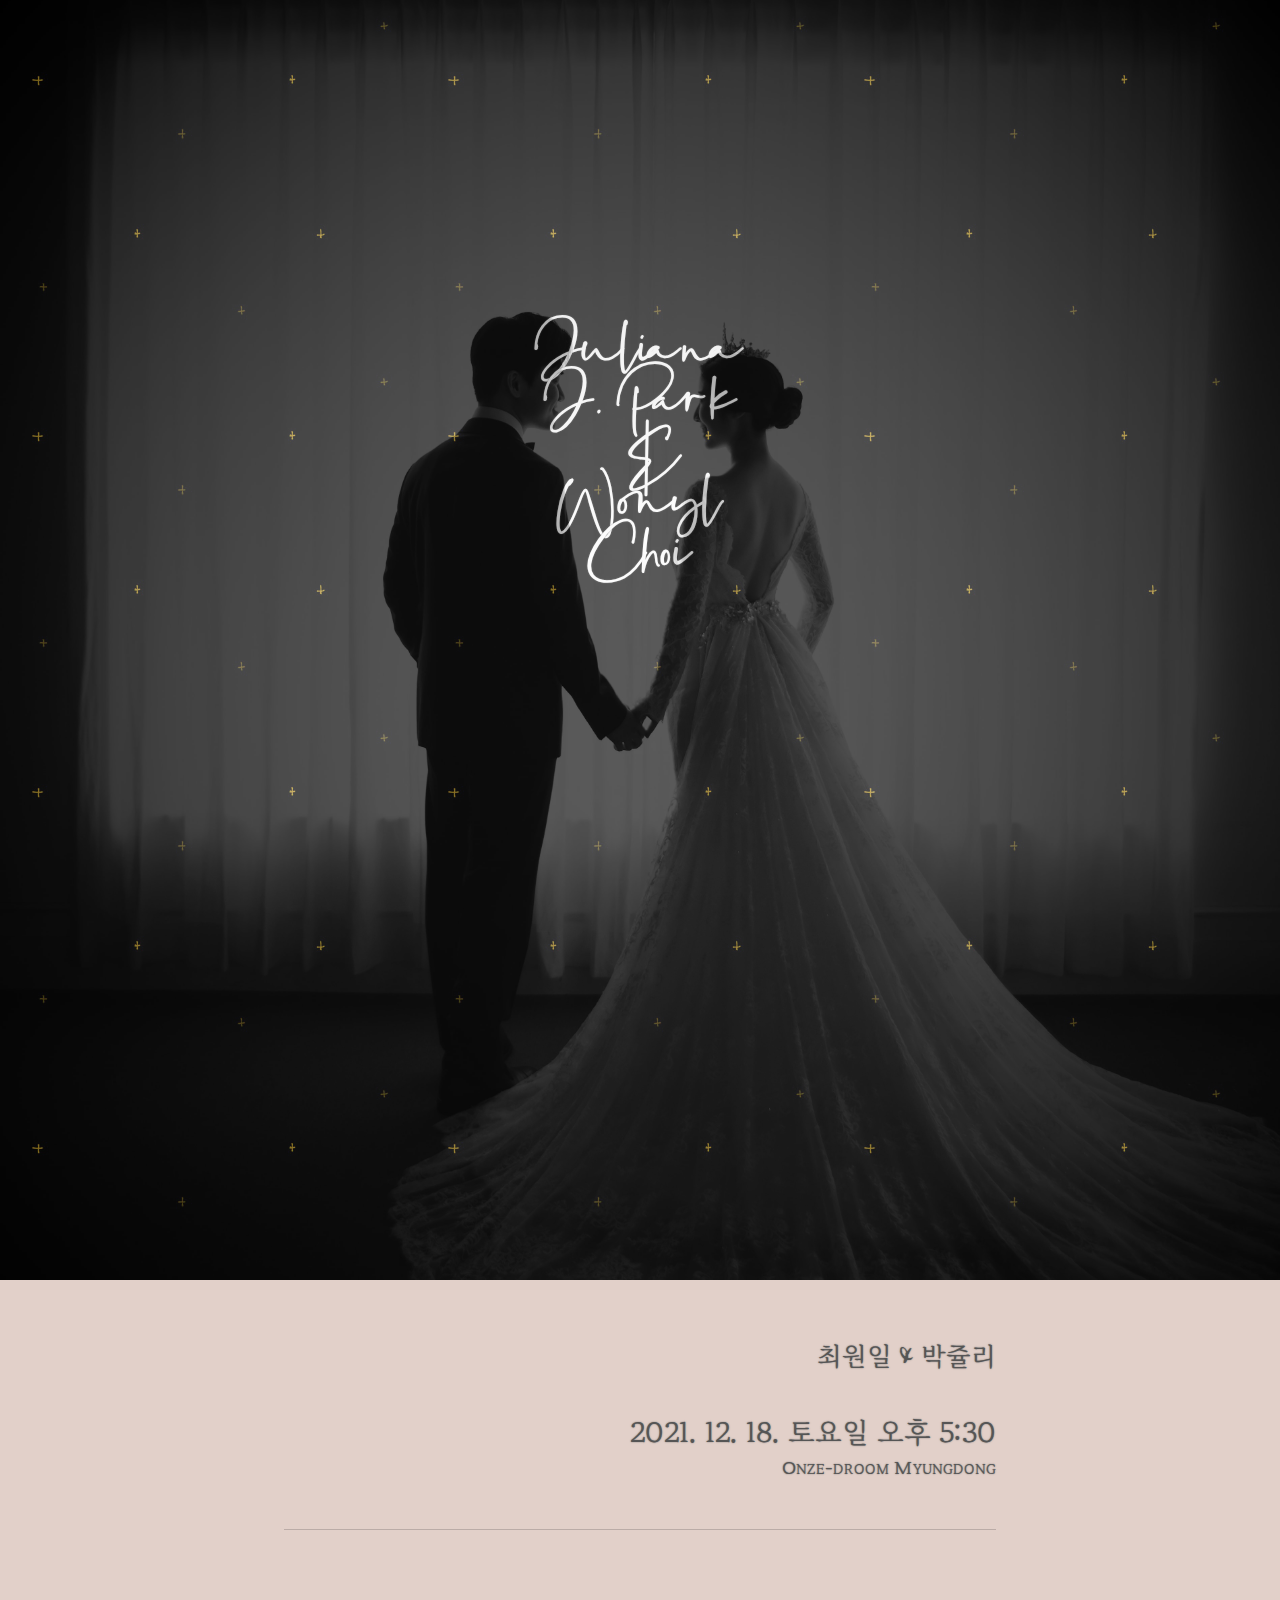
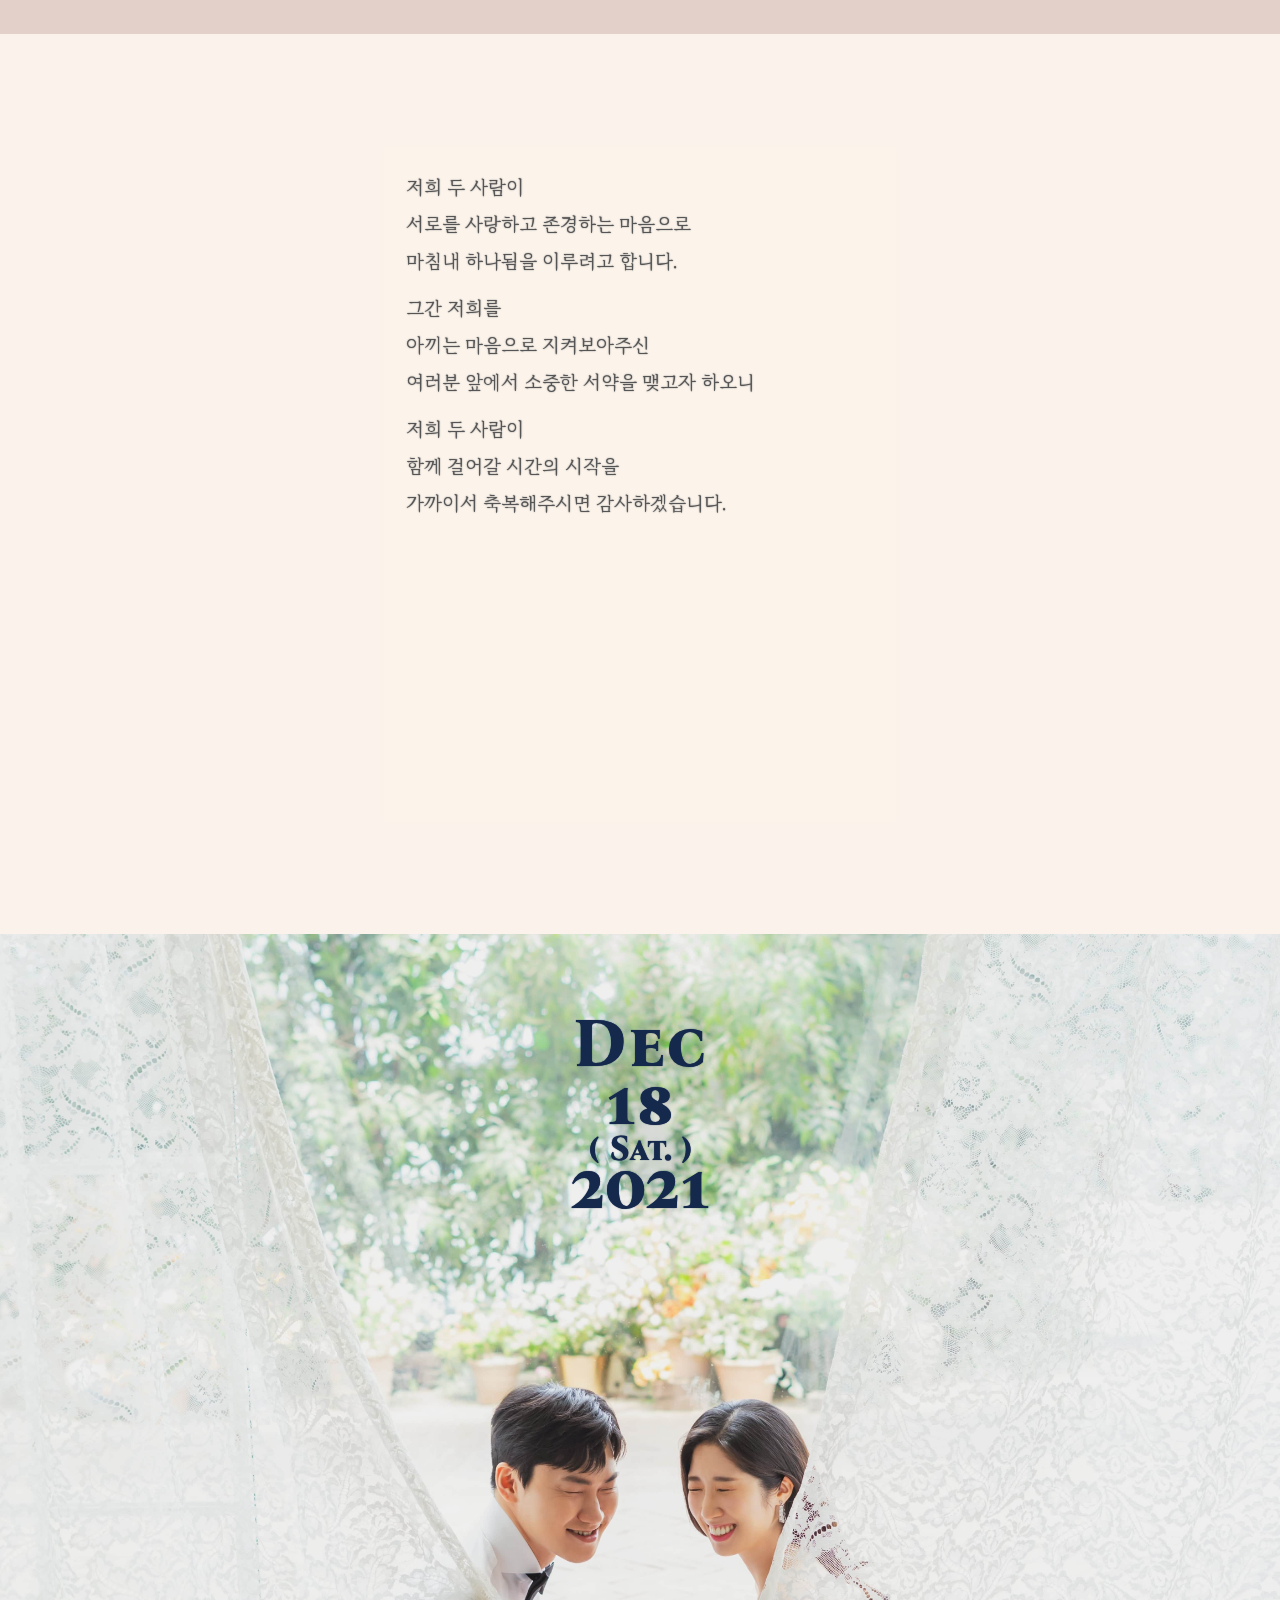
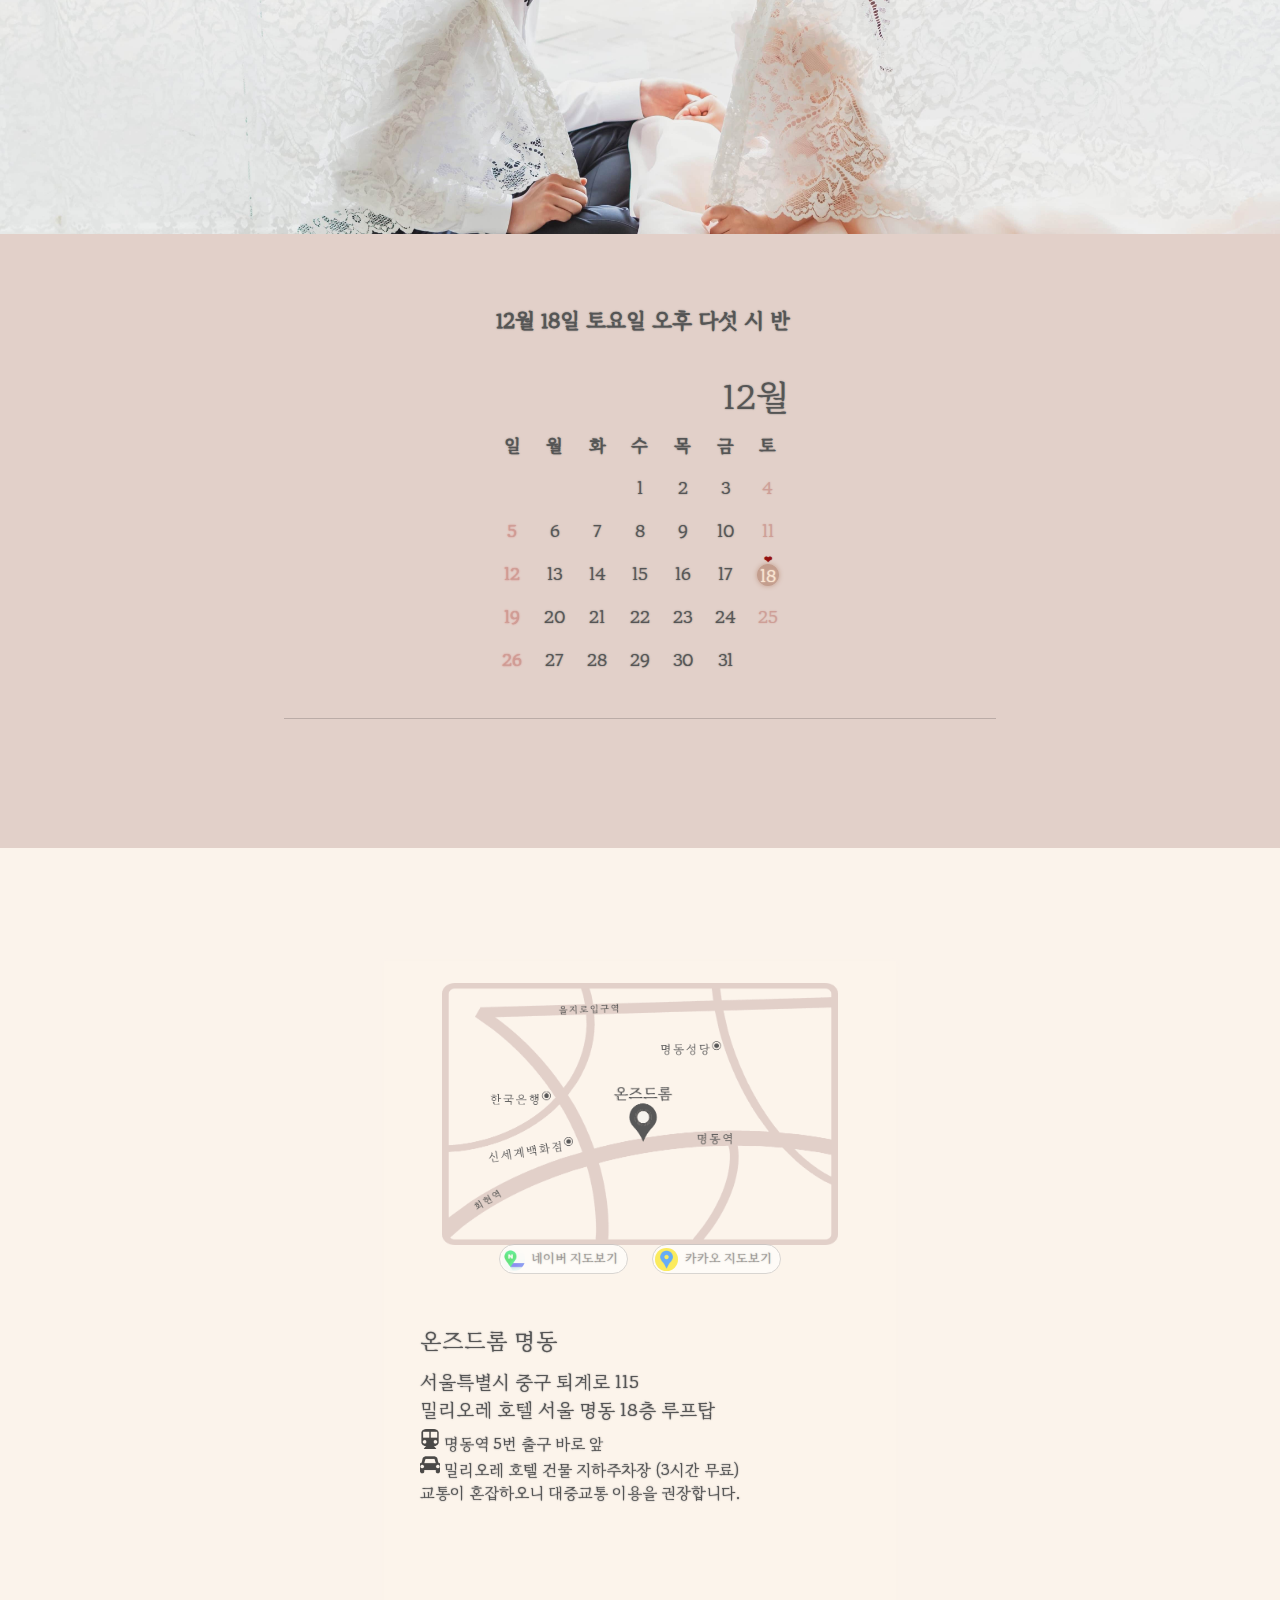
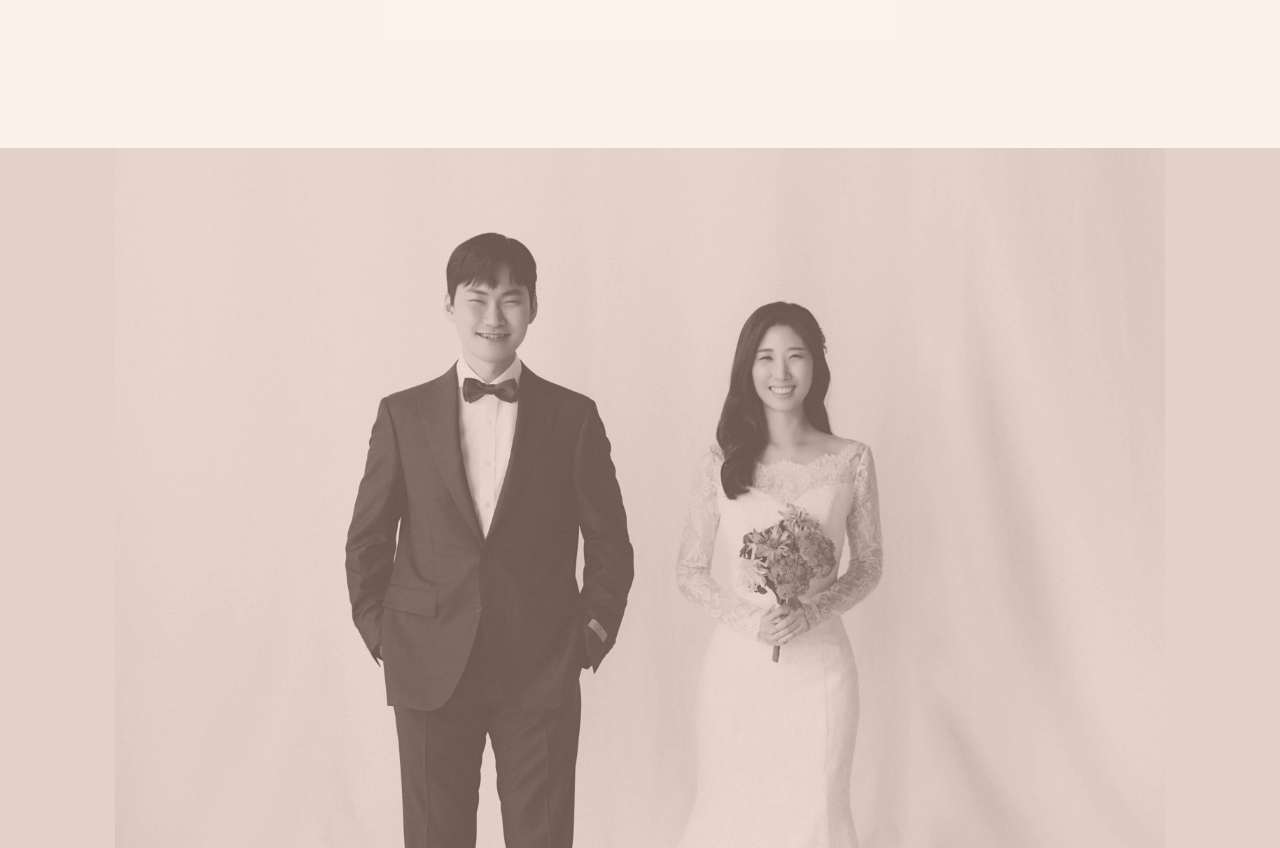
<file: index.html>
<!DOCTYPE html>
<html>
    <head>
		<meta charset="utf-8" />
        <meta name="viewport" content="width=device-width, initial-scale=1, shrink-to-fit=no" />
        <meta name="description" content="Wedding Invitation" />
        <meta name="author" content="" />
        <title> Julie & Wonyl </title>
		<!-- Preview -->
		<meta property="og:url" content="https://julieandwonyl.github.io/">
		<meta property="og:title" content="Julie & Wonyl - 12월 18일 오후 5시 반 온즈드롬 명동">
		<meta property="og:type" content="website">
		<meta property="og:image" content="assets/img/thumb-p-min.png">
		<meta property="og:description" content="wedding invitation">
        <!-- Favicon -->
        <link rel="icon" type="image/x-icon" href="assets/favicon.ico" />
		<!-- Google Fonts -->
		<link rel="stylesheet" href="https://fonts.googleapis.com/css?family=Bona+Nova">
        <!-- Core theme CSS -->
		<link href="css/styles.css" rel="stylesheet" />
    </head>
    <body>
		<section class="frontmatter">
			<div class="title">
				<div class='title-text-wrapper'>
					<div class="title-text">
						<p style="padding-top:1.2em;">Juliana</p>
						<p>J. Park</p>
						<p> & </p>
						<p>Wonyl</p>
						<p>Choi</p>
					</div>
				</div>
			</div>
		</section>
		
		<section class="band">
			<div class="band-content content">
				<p style="font-size: 110%;"> 최원일 <text class="symbol">&</text> 박쥴리 </p>
				<br>
				<p style="font-size: larger;">
					2021. 12. 18.
					토요일 오후 5:30
				</p>
				<p style="font-size: smaller; font-variant: small-caps;">
					Onze-droom Myungdong
				</p>
				<br>
				<hr style="height:1px;border-width:0;color:rgb(187 172 167);background-color:rgb(187 172 167)">
				<br>
			</div>
		</section>
		
		<section class="invitation-message">
			<div class="content card">
				<div>
					<p style="margin:0; margin-bottom:.5em;">
					저희 두 사람이<br>
					서로를 사랑하고 존경하는 마음으로<br>
					마침내 하나됨을 이루려고 합니다.
					</p>
					<p style="margin:0; margin-bottom:.5em;">
					그간 저희를<br>
					아끼는 마음으로 지켜보아주신<br>
					여러분 앞에서
					소중한 서약을 맺고자 하오니
					</p>
					<p style="margin:0; margin-bottom:.5em;">
					저희 두 사람이<br>
					함께 걸어갈 시간의 시작을<br>
					가까이서 축복해주시면 감사하겠습니다.
					</p>
					<br>
				</div>
				<!--
				<div class="sign">
					<p>
					<sup>신랑</sup><em>최원일</em> 
					<text class="symbol">&</text> 
					<sup>신부</sup><em>박쥴리</em>
					</p>
				</div>
				-->
			</div>
		</section>
		<section class="info">
			<div class="content">
				<div class="calendar-date">
					<div>
						<div class="month">Dec</div>
						<div class="day">18</div>
						<div class="dow">( Sat. )</div>
						<div class="year">2021</div>
					</div>
				</div>
				<!--
				<div class="info-text">
					<div class="card">
						<p>
							12월 18일 토요일 오후 다섯 시 반
						</p>
					</div>
				</div>
				-->
			</div>
		</section>
		<section class="band" id="calendar-section">
			<div class="band-content content">
				<div class="calendar-wrapper">
					<p style="font-weight: bolder; font-size:90%;">
						12월 18일 토요일 오후 다섯 시 반
					</p>
					<br>
					<p style="font-size: 150%;">
						12월
					</p>
					<table class="calendar">
						<tr>
							<th class="sunday">
								<div>일</div>
							</th>
							<th>
								<div>월</div>
							</th>
							<th>
								<div>화</div>
							</th>
							<th>
								<div>수</div>
							</th>
							<th>
								<div>목</div>
							</th>
							<th>
								<div>금</div>
							</th>
							<th class="saturday">
								<div>토</div>
							</th>
						</tr>
						<tr>
							<td class="sunday"></td>
							<td></td>
							<td></td>
							<td>1</td>
							<td>2</td>
							<td>3</td>
							<td class="saturday">4</td>
						</tr>
						<tr>
							<td class="sunday">5</td>
							<td>6</td>
							<td>7</td>
							<td>8</td>
							<td>9</td>
							<td>10</td>
							<td class="saturday">11</td>
						</tr>
						<tr>
							<td class="sunday">12</td>
							<td>13</td>
							<td>14</td>
							<td>15</td>
							<td>16</td>
							<td>17</td>
							<td class="saturday dday">
								<div class="dday-marker">
									18
								</div>
								<div class="dday-heart">
									❤
								</div>
							</td>
						</tr>
						<tr>
							<td class="sunday">19</td>
							<td>20</td>
							<td>21</td>
							<td>22</td>
							<td>23</td>
							<td>24</td>
							<td class="saturday">25</td>
						</tr>
						<tr>
							<td class="sunday">26</td>
							<td>27</td>
							<td>28</td>
							<td>29</td>
							<td>30</td>
							<td>31</td>
							<td class="saturday"></td>
						</tr>
					</table>
				</div>
				<hr style="height:1px;border-width:0;color:rgb(187 172 167);background-color:rgb(187 172 167)">
				<br><br>
			</div>
		</section>
		<section class="contact">
			<div class="content card">
				<div>
					<div id="map">
						<a href="http://naver.me/FwnAQmOf">
							<div class="force-center"></div>
						</a>
					</div>
					<div id="app">
						<a class="app-button" style="float: left;" href="http://naver.me/FwnAQmOf">
							<div>
								<img class="app-icon" src="assets/img/naver-map-min.png">
								<span>네이버 지도보기</span>
							</div>
						</a>
						<a class ="app-button" style="float: right;" href="http://kko.to/cdt5v1HfB">
							<div>
								<img class="app-icon" src="assets/img/kakao-map-min.png">
								<span>카카오 지도보기</span>
							</div>
						</a>
					</div>
					<div id="loc">
						<div class="loc-name">
							<span>
								온즈드롬 명동
							</span>
						</div>
					</div>
					<div id="address">
						<div>서울특별시 중구 퇴계로 115</div>
						<div>밀리오레 호텔 서울 명동 18층 루프탑</div>
					</div>
					<div id="direction">
						<div><img class="icon" src="assets/img/i-subway.png"> 명동역 5번 출구 바로 앞</div>
						<div><img class="icon" src="assets/img/i-car.png"> 밀리오레 호텔 건물 지하주차장 (3시간 무료)</div>
						<div>교통이 혼잡하오니 대중교통 이용을 권장합니다.</div>
					</div>
				</div>
			</div>
		</section>
		<div class="endmatter">
		</div>
    </body>
</html>
</file>
<file: css/styles.css>
@charset "UTF-8";

@font-face {
    font-family: "LaPaloma";
	src: 	url("../assets/fonts/La-Paloma.woff") format("woff"),
			url("../assets/fonts/La-Paloma.ttf") format("truetype")
}

@font-face {
    font-family: "Mistral";
    src:	url("../assets/fonts/subset-Mistral.woff2") format("woff2"),
			url("../assets/fonts/subset-Mistral.woff") format("woff");
    font-weight: normal;
    font-style: normal;
    font-display: swap;
}

@font-face {
    font-family: "MaruBuri-Regular";
    src:	url("../assets/fonts/MaruBuri-Regular.woff2") format("woff2"),
			url("../assets/fonts/MaruBuri-Regular.otf") format("opentype"),
			url("../assets/fonts/MaruBuri-Regular.woff") format("woff"),
		    url("https://cdn.jsdelivr.net/gh/projectnoonnu/noonfonts_20-10-21@1.0/MaruBuri-Regular.woff") format("woff"),
			url("../assets/fonts/MaruBuri-Regular.ttf") format("truetype");
    font-weight: normal;
    font-style: normal;
}

body, html {
	width: 100vw;
	height: 100vh;
	max-width: 100%;
	max-height: 100%;
	min-width: 280px;
	min-height: 400px;
}

*,
*::before,
*::after {
	box-sizing: border-box;
}

@media (prefers-reduced-motion: no-preference) {
	:root {
		scroll-behavior: smooth;
	}
}

html {
	font-size: 12pt;
	font-weight: 400;
	line-height: 1.5;
	color: #212529;
	background-color: rgb(251, 243, 235);
	-webkit-text-size-adjust: 100%;
	-webkit-tap-highlight-color: rgba(0, 0, 0, 0);
	/*scroll-snap-points-y: repeat(99.998vh);
	scroll-snap-type: y mandatory;*/
}

body {
	margin: 0;
	padding: 0;
	overflow-x: hidden;
}

p {
	margin: 0;
}

::selection {
	background: rgb(235, 203, 185); /* WebKit/Blink Browsers */
}
::-moz-selection {
	background: rgb(235, 203, 185); /* Gecko Browsers */
}

.symbol {
	font-family: "Mistral";
}

/*.force-center {
	position: absolute;
	top: 50%; left: 50%;
	transform: translate(-50%, -50%);
}*/

section {
	width: 100%;
	height: 100%;
	margin: 0;
	
	font-family: MaruBuri-Regular;
	color: #555555;
	text-shadow: 0px 0px 1.5px #636363;
	word-break: keep-all;
	
	background-position: center 50%;
	background-size: cover;
	
	position: relative;
	
	display: flex;
    align-items: center;
    justify-content: center;
}

.content {
	min-width: 280px;
    width: 40%;
    max-width: 580px;
	min-height: 75%;
	padding: 1.2em;
}

.card {
	background: rgb(251 243 235 / 85%);
	box-shadow: 0px 0px 5px rgb(251 243 235);
	z-index: 2;
}

.frontmatter {
	background-color: rgb(21, 41, 77);
	background-image: url("../assets/img/bg-masthead-min.jpg");
}

.endmatter {
	width: 100%;
	height: min(700px, 70vw);
	background-color: rgb(226 208 201 / 10%);
	background-repeat: no-repeat;
	background-size: contain;
	background-position: center bottom;
	background-image: linear-gradient(to right, rgb(226 208 201) 0%, rgb(226 208 201) 100%), url("../assets/img/DSC06376-min.jpg");
	background-blend-mode:color;
}

.title-text-wrapper {
	width: 100%;
	height: 100%;
}

/*.invitation-message {
	background-image: url("../assets/img/DSC05587-min.jpg");
}*/

.info {
	background-image: url("../assets/img/DSC05460-min.jpg");
}

/*.contact {
	background-image: url("../assets/img/DSC05990-min.jpg");
}*/

@media only screen and (max-width: 389px) {
	
	.content {
		width: 98%;
		font-size: calc(.8em + 1vmin);
	}
	
	.invitation-message {
		background-image: None; /* url("../assets/img/DSC05587-min-mobile.jpg"); */
	}

	.info {
		background-image: url("../assets/img/DSC05460-min-mobile.jpg");
	}

	.contact {
		background-image: None; /* url("../assets/img/DSC05990-min-mobile.jpg"); */
	}
	
	#map {
		height: calc(90vw * 700 / 1026);
	}
}

@media only screen and (min-width: 389px) {
	
	.frontmatter {
		height: 100vw;
		background-position: center 10%;
		/*background-image: url("../assets/img/bg-masthead-min-mobile.jpg");*/
	}
	
	.content {
		font-size: calc(.6em + 1vmin);
	}
	
	.title-text-wrapper {
		height: calc(100% + 15vh);
		position: relative;
	}
	
	/*.invitation-message {
		background-image: url("../assets/img/DSC05587-min-mobile-landscape.jpg");
	}*/
	
	/*.contact {
		background-image: url("../assets/img/DSC05990-min-mobile-landscape.jpg");
	}*/
	
	#map {
		height: calc(30vw * 700 / 1026);
	}

}

.title {
	width: 100%;
	height: 100%;
	color: #ffffff;
	opacity: .65;
	
	font-family: "LaPaloma";
	font-weight: 700;
	font-size: calc(1em + 2vmin);
	text-align: center;
	line-height: 1.5em;
	
	background-color: #101030;
	background-image: url("../assets/img/stars.jpg");
	
	position: relative;
}

.title-text {
	position: -webkit-sticky; /* Safari */
	position: sticky;
	top: 50%;
	transform: translate(0, -50%);
}

.band {
	height: 15em/*min(30vmax, 300px)*/;
	
	background-color: rgb(226 208 201);

	font-size: calc(.8em + 1.2vmin);
	text-align: right;

	display: flex;
}

.band-content {
	min-width: min(100%, calc(280px * 1.5));
    width: calc(40% * 1.5);
    max-width: min(100vw, calc(580px * 1.5));	
}

.invitation-message {
	line-height: 2;
}

/*.sign {
	text-align: center;
	line-height: 1;
	margin-top: 8%;
}*/

.sign em {
	font-style: normal;
	font-size: larger;
	margin-left: .5vmin;
	/*color: #202020;
	text-shadow: 0px 0px 1.2px #404040;*/
}

.sign .symbol {
	margin-left: 2.5%;
	margin-right: 2.5%;
	font-size: 5vmin;
	text-shadow: 0px 0px 2px #909090;
	color: #909090;
}

.info .content {
	width: 100%;
	max-width: 100%;
	height: 100%;
	padding: 0;
}

.calendar-date {
	width: 100%;
	height: 50%;
	margin: auto;
	text-align: center;
	color: rgb(21, 41, 77);
	text-shadow: 0px 0px 1px  rgb(21, 41, 77);
	font-family: "Bona Nova";
	font-weight: 600;
	font-variant: small-caps;
	position: relative;
}

.calendar-date > div {
	line-height: .7;
	font-size: calc(225% + 3vh);
	position: absolute;
    top: 40%;
    left: 50%;
    transform: translate(-50%, -50%);
}

.calendar-date .day {
	line-height: 1;
}

.calendar-date .dow {
	font-size: calc(.5em + .2vh);	
}

.info-text {
	height: 50%;
	margin: auto;
	
	text-align: center;
	position: relative;
}

.info-text div {
	width: 100%;
	height: 3em;
	line-height: 1.5em;
	padding: 1em;
	background: rgb(251 243 235);
	position: absolute;
	bottom: 0%;
	left: 50%;
	transform: translate(-50%, 0%);
}

#calendar-section {
	height: calc(max(1.5vmin, 20px) * 13 + 15em);
}

#calendar-section > div {
	vertical-align: top;
}

.calendar-wrapper {
	width: calc(15*min(6vmin, 20px));
	margin: 0 auto;
	padding: 1em 0;
	position: relative;
	vertical-align: top;
}

.calendar {
	margin: auto;
	padding: 0;
	
	width: calc(min(6vmin, 20px) * 15);
	height: calc(min(6vmin, 20px) * 13);
	table-layout: fixed;
	
	font-size: 75%;
	text-align: center;
	vertical-align: middle;
}

.calendar tr {
	margin: 0;
	padding: 0;
}

.calendar th, td, th > div {
	line-height: min(6vmin, 20px);
	margin: 0;
	padding: 0;
}

td.sunday {
	color:rgb(206 159 151);
	text-shadow: 0px 0px 1.5px rgb(209 102 102);
}

td.saturday {
	color: rgb(206 159 151);
	text-shadow: 0px 0px 1.5px rgb(206 159 151);
}

.dday {
	position: relative;
}

.dday-marker {
	width: max(1.7vmin, 22px);
	height: max(1.7vmin, 22px);
	line-height: max(1.7vmin, 24px);
	vertical-align: middle;
	
	color: rgb(249 229 210);
	text-shadow: 0px 0px 1.5px rgb(249 229 210);
	border: 1px solid rgb(195 157 141);
	box-shadow: 0 0 5px rgb(195 157 141);
	background-color: rgb(195 157 141);
	border-radius: 50%;
	
	position: absolute;
	top: 50%; left: 50%;
	transform: translate(-50%, -50%);
}

.dday-heart {
	font-size: 60%;
	color: rgb(148 16 16 / 90%);
	text-shadow: 0px 0px 1px rgb(148 16 16);
	position: absolute;
	top: 50%; left: 50%;
	transform: translate(-50%, -125%);
}

.force-center {
	position: absolute;
	top: 50%; left: 50%;
	transform: translate(-50%, -50%);
}

#map {
    max-height: 400px;
	margin: auto;
	background-image: url("../assets/img/map-min.png");
	background-position: bottom;
	background-size: contain;
	background-repeat: no-repeat;
	position: relative;
}

#map a div {
	width: 80px;
	height: 80px;
}

#app {
	width: 100%;
	height: calc(1.5em + 1.2vmin);
	margin: auto;
	
	text-align: center;
	font-size: min(80%, .3em + .5vmax);
	
	display: inline-flex;
	align-items: center;
	justify-content: center;
}

#app a {
	text-decoration: none;
	color: inherit;
}

#app .app-button {
	background: white;
	opacity: .6;
	border: 1px solid silver;
	border-radius: calc(1em + 1.2vmin);
	position: relative;
	padding: .2em;
	margin: 0 1em;
}

#app .app-button > div {
	display: flex;
    justify-content: center;
    align-items: center;
}

#app .app-button .app-icon {
	width: calc(1em + 1.2vmin);
	height: calc(1em + 1.2vmin);
	border-radius: 50%;
}

#app .app-button span {
	width: 85%;
	height: 100%;
	margin: 0 .5vw;
}

#loc, #address, #direction {
	padding: 0 3%;
	margin-bottom: .5vh;
}

#loc .loc-name {
	margin-top: 2em;
	margin-bottom: .5em;
	font-size: larger;
	vertical-align: middle;
}

#direction {
	font-size: smaller;
}

#direction .icon {
	width: calc(.8em + .8vmin);
	height: calc(.8em + .8vmin);
	opacity: .7;
}
</file>
